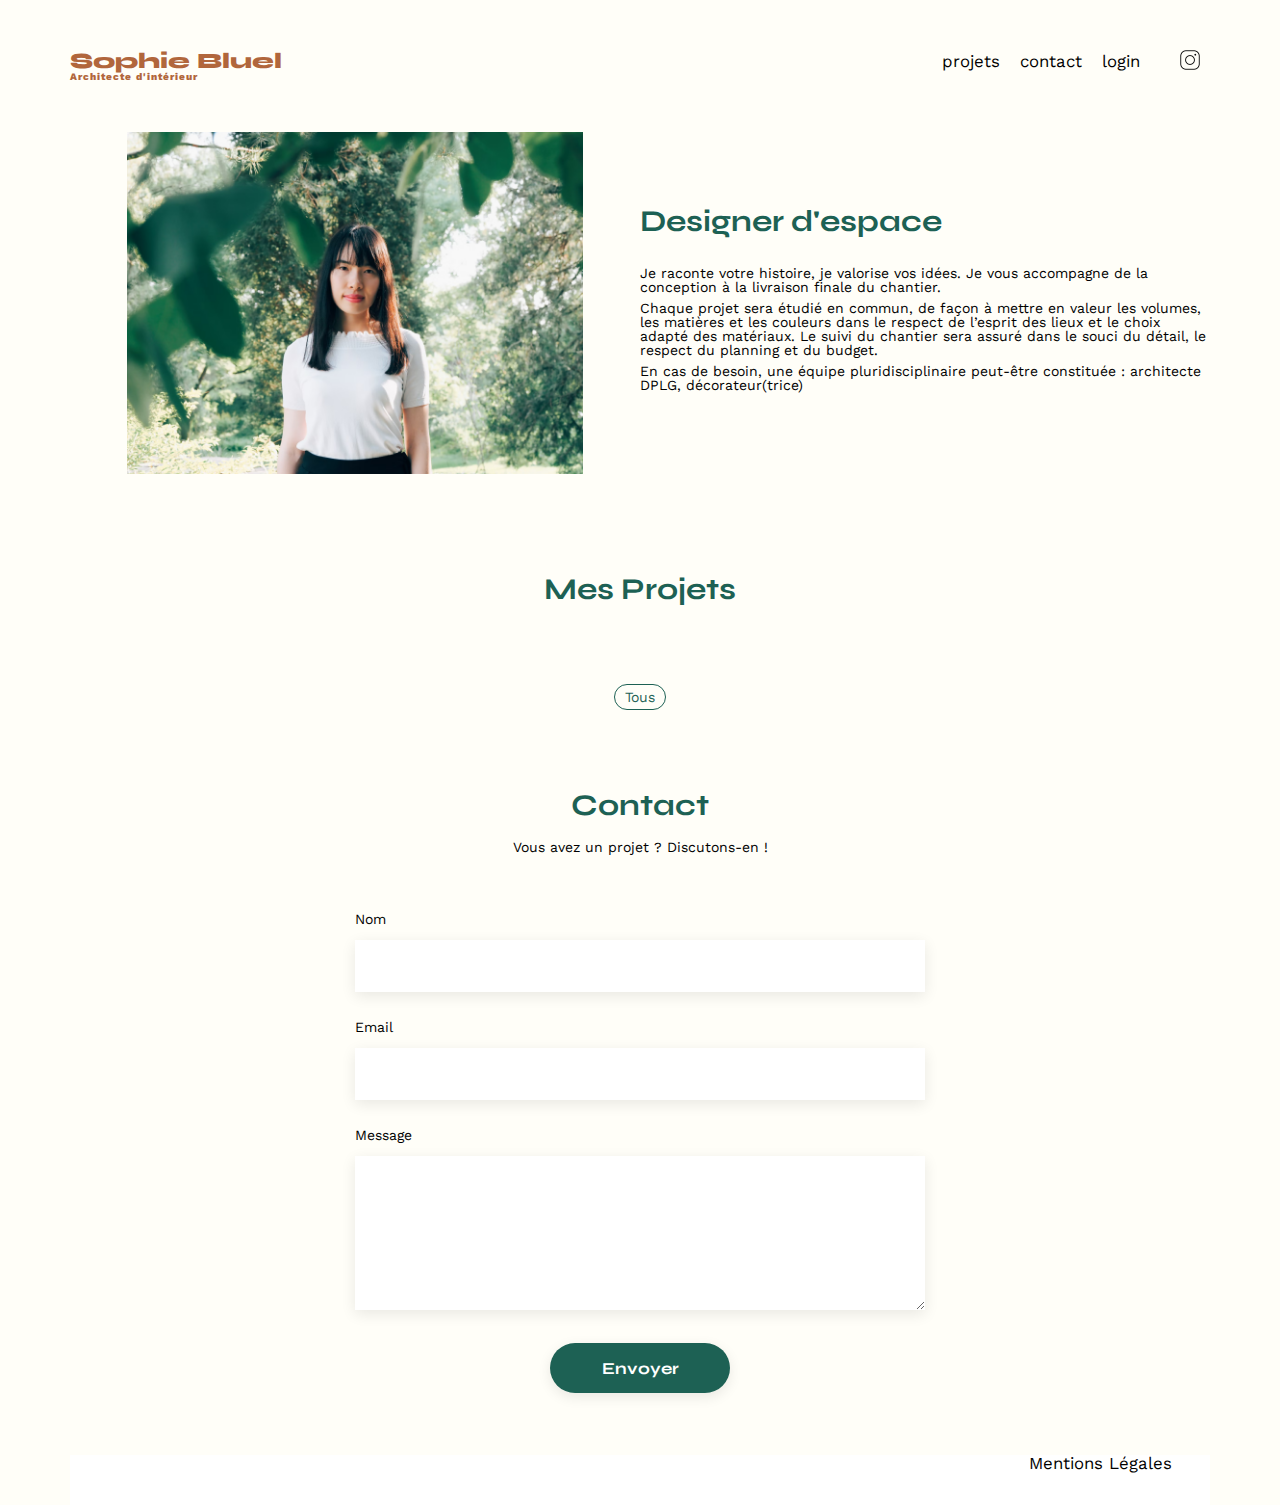
<file: index.html>
<!DOCTYPE html>
<html lang="fr">
  <head>
    <meta charset="UTF-8" />
    <title>Sophie Bluel - Architecte d'intérieur</title>
    <meta name="viewport" content="width=device-width, initial-scale=1.0" />
    <link rel="preconnect" href="https://fonts.googleapis.com" />
    <link rel="preconnect" href="https://fonts.gstatic.com" crossorigin />
    <link
      href="https://fonts.googleapis.com/css2?family=Syne:wght@700;800&family=Work+Sans&display=swap"
      rel="stylesheet"
    />
    <link rel="preconnect" href="https://fonts.googleapis.com" />
    <link rel="preconnect" href="https://fonts.gstatic.com" crossorigin />
    <link
      href="https://fonts.googleapis.com/css2?family=Work+Sans&display=swap"
      rel="stylesheet"
    />
    <link
      rel="stylesheet"
      href="https://cdnjs.cloudflare.com/ajax/libs/font-awesome/6.2.1/css/all.min.css"
    />
    <meta name="description" content="" />
    <link rel="stylesheet" href="./assets/style.css" />
    <script src="./assets/JS/main.js" defer></script>
  </head>
  <body>
    <!-----------Header------------->
    <header>
      <div class="mode-edition">
        <i class="fa-solid fa-pen-to-square"></i>
        <p>Mode édition</p>
      </div>
      <h1>Sophie Bluel <span>Architecte d'intérieur</span></h1>
      <nav>
        <ul>
          <li>projets</li>
          <li>contact</li>
          <li><a href="./login.html" class="log-out">login</a></li>
          <li><img src="./assets/icons/instagram.png" alt="Instagram" /></li>
        </ul>
      </nav>
    </header>
    <main>

      <!---------Modale--------->

      <div class="background-grey"></div>
      <section id="modale">
        <div class="trash">
          <div class="head">
            <a href="#" class="cross"><i class="fa-solid fa-xmark"></i></a>
            <h2>Galerie photo</h2>
          </div>
          <div class="photo"></div>
          <a href="#" class="btn btn-add">Ajouter une photo</a>
        </div>
        <div class="add">
          <div class="head">
            <div class="icons">
              <a href="#" class="arrow"
                ><i class="fa-solid fa-arrow-left"></i
              ></a>
              <a href="#" class="cross"><i class="fa-solid fa-xmark"></i></a>
            </div>
            <h2>Ajout photo</h2>
          </div>
          <div class="add-img">
            <i class="fa-regular fa-image icone-add"></i>
            <label class="label-add" for="image-input">+ Ajouter photo</label>
            <input type="file" id="image-input" accept="image/*"/>
            <img class="prev-img" alt="" />
            <p class="p-add">jpg, png : 4mo max</p>
          </div>
          <div class="add-form">
            <label for="text">Titre</label>
            <input type="text" id="title">
            <div class="categorie">
              <label for="select">Catégorie</label>
              <select name="select" id="select">
              </select>
            </div>
            
          </div>
          <a href="#" class=" btn btn-value">Valider</a>
        </div>
      </section>

      <!------------Introduction------------>

      <section id="introduction">
        <figure>
          <a href="index.html"><img src="./assets/images/sophie-bluel.png" alt="" /></a>
        </figure>
        <article>
          <h2>Designer d'espace</h2>
          <p>
            Je raconte votre histoire, je valorise vos idées. Je vous accompagne
            de la conception à la livraison finale du chantier.
          </p>
          <p>
            Chaque projet sera étudié en commun, de façon à mettre en valeur les
            volumes, les matières et les couleurs dans le respect de l’esprit
            des lieux et le choix adapté des matériaux. Le suivi du chantier
            sera assuré dans le souci du détail, le respect du planning et du
            budget.
          </p>
          <p>
            En cas de besoin, une équipe pluridisciplinaire peut-être constituée
            : architecte DPLG, décorateur(trice)
          </p>
        </article>
      </section>

      <!----------Portfolio-------------->

      <section id="portfolio">
        <div class="en-tete">
          <h2>Mes Projets</h2>
          <div class="btn-modifier"></div>
        </div>
        <div class="btn-filter"></div>
        <div class="gallery"></div>
      </section>
      <section id="contact">
        <h2>Contact</h2>
        <p>Vous avez un projet ? Discutons-en !</p>
        <form action="#" method="post">
          <label for="name">Nom</label>
          <input type="text" name="name" id="name" />
          <label for="email">Email</label>
          <input type="email" name="email" id="email" />
          <label for="message">Message</label>
          <textarea name="message" id="message" cols="30" rows="10"></textarea>
          <input type="submit" value="Envoyer" />
        </form>
      </section>
    </main>

    <!------------Footer------------>
    
    <footer>
      <nav>
        <ul>
          <li>Mentions Légales</li>
        </ul>
      </nav>
    </footer>
  </body>
</html>
</file>
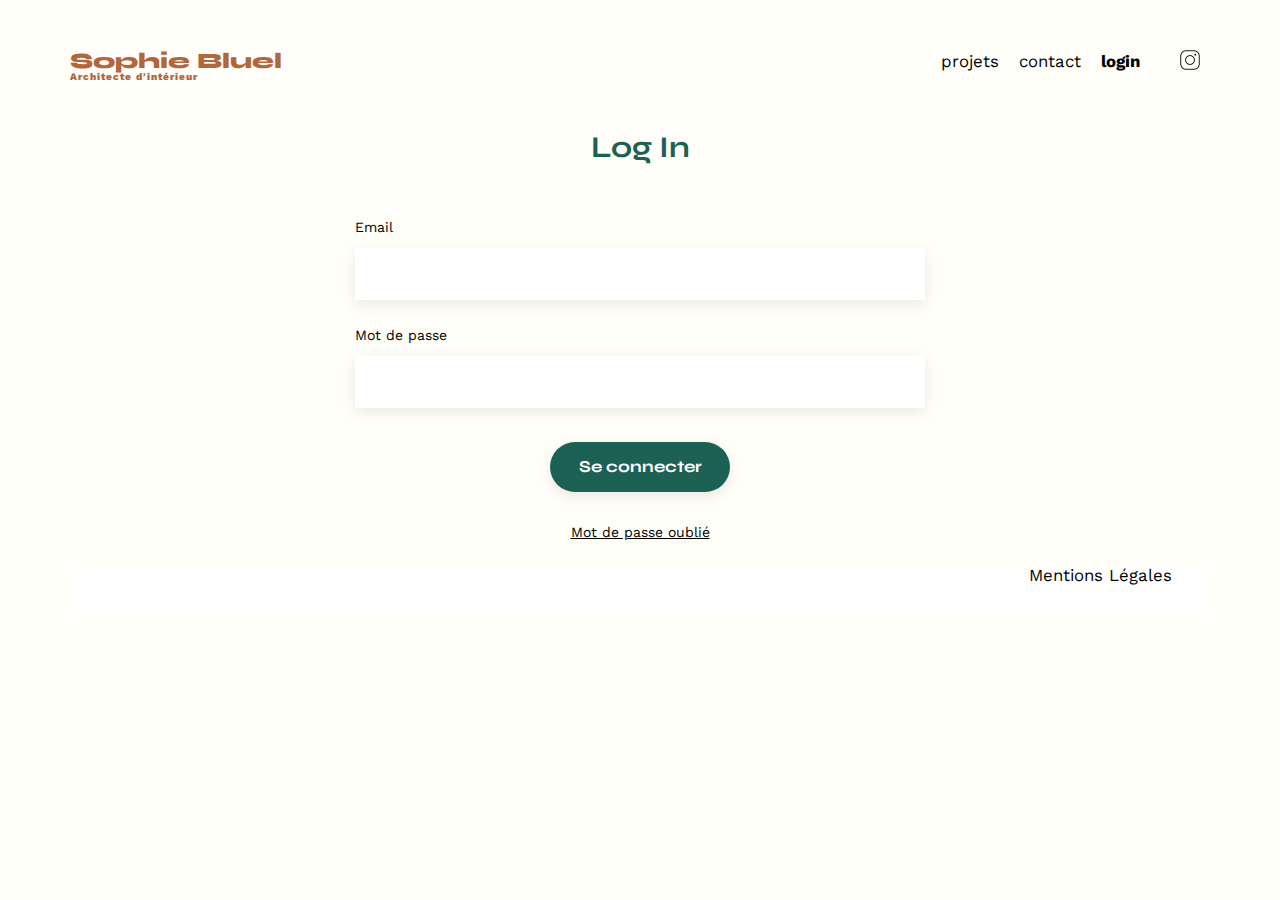
<file: login.html>
<!DOCTYPE html>
<html lang="fr">
  <head>
    <meta charset="UTF-8" />
    <title>Sophie Bluel - Architecte d'intérieur</title>
    <meta name="viewport" content="width=device-width, initial-scale=1.0" />
    <link rel="preconnect" href="https://fonts.googleapis.com" />
    <link rel="preconnect" href="https://fonts.gstatic.com" crossorigin />
    <link
      href="https://fonts.googleapis.com/css2?family=Syne:wght@700;800&family=Work+Sans&display=swap"
      rel="stylesheet"
    />
    <meta name="description" content="" />
    <link rel="stylesheet" href="./assets/style.css" />
    <script src="./assets/JS/login.js" defer></script>
  </head>
  <body>

    <!------------Header------------>

    <header>
      <h1>Sophie Bluel <span>Architecte d'intérieur</span></h1>
      <nav>
        <ul>
          <li><a href="./index.html">projets</a></li>
          <li>contact</li>
          <li class="gras">login</li>
          <li><img src="./assets/icons/instagram.png" alt="Instagram" /></li>
        </ul>
      </nav>
    </header>
    <main>

      <!------------Login------------>

      <section id="login">
        <h2>Log In</h2>
        <form>
          <label for="email">Email</label>
          <input type="email" name="email" id="email" />
          <label for="password">Mot de passe</label>
          <input type="password" name="password" id="password" />
          <p class="error"></p>
          <input type="submit" value="Se connecter" id="log-in" />
          <a href="#">Mot de passe oublié</a>
        </form>
      </section>
    </main>

    <!------------Footer------------>
    
    <footer>
        <nav>
            <ul>
                <li>Mentions Légales</li>
            </ul>
        </nav>
    </footer>
  </body>
</html>
</file>
<file: assets/style.css>
/* http://meyerweb.com/eric/tools/css/reset/
   v2.0 | 20110126
   License: none (public domain)
*/
* {
  font-family: Work sans, sans-serif;
}

html,
body,
div,
span,
applet,
object,
iframe,
h1,
h2,
h3,
h4,
h5,
h6,
p,
blockquote,
pre,
a,
abbr,
acronym,
address,
big,
cite,
code,
del,
dfn,
em,
img,
ins,
kbd,
q,
s,
samp,
small,
strike,
strong,
sub,
sup,
tt,
var,
b,
u,
i,
center,
dl,
dt,
dd,
ol,
ul,
li,
fieldset,
form,
label,
legend,
table,
caption,
tbody,
tfoot,
thead,
tr,
th,
td,
article,
aside,
canvas,
details,
embed,
figure,
figcaption,
footer,
header,
hgroup,
menu,
nav,
output,
ruby,
section,
summary,
time,
mark,
audio,
video {
  margin: 0;
  padding: 0;
  border: 0;
  font-size: 100%;
  font: inherit;
  vertical-align: baseline;
}

/* HTML5 display-role reset for older browsers */
article,
aside,
details,
figcaption,
figure,
footer,
header,
hgroup,
menu,
nav,
section {
  display: block;
}

body {
  line-height: 1;
  background-color: #fffef8;
}

ol,
ul {
  list-style: none;
}

blockquote,
q {
  quotes: none;
}

blockquote:before,
blockquote:after,
q:before,
q:after {
  content: "";
  content: none;
}

table {
  border-collapse: collapse;
  border-spacing: 0;
}

/** end reset css**/
body {
  max-width: 1140px;
  margin: auto;
  font-family: "Work Sans";
  font-size: 14px;
}

header {
  display: flex;
  justify-content: space-between;
  margin: 50px 0;
}

section {
  margin: 50px 0;
}

h1 {
  display: flex;
  flex-direction: column;
  font-family: "Syne";
  font-size: 22px;
  font-weight: 800;
  color: #b1663c;
}

h1 > span {
  font-family: "Work Sans";
  font-size: 10px;
  letter-spacing: 0.1em;
}

h2 {
  font-family: "Syne";
  font-weight: 700;
  font-size: 30px;
  color: #1d6154;
}

nav ul {
  display: flex;
  align-items: center;
  list-style-type: none;
}

nav li {
  padding: 0 10px;
  font-size: 1.2em;
}

nav li a {
  text-decoration: none;
  color: black;
}

nav img {
  height: 20px;
  margin-left: 20px;
}

li:hover,
li a:hover {
  color: #b1663c;
}

.mode-edition {
  position: absolute;
  top: 0;
  max-width: 1140px;
  width: 100%;
  height: 40px;
  display: flex;
  justify-content: center;
  align-items: center;
  margin-top: 20px;
  background-color: black;
  color: white;
  gap: 10px;
  display: none;
}

.mode-edition:hover {
  cursor: pointer;
}

/****** INTRODUCTION *****/

#introduction {
  display: flex;
  align-items: center;
}

#introduction figure {
  flex: 1;
}

#introduction img {
  display: block;
  margin: auto;
  width: 80%;
}

#introduction article {
  flex: 1;
}

#introduction h2 {
  margin-bottom: 1em;
}

#introduction p {
  margin-bottom: 0.5em;
}

/******* PORTFOLIO *******/

#portfolio h2 {
  text-align: center;
  margin-bottom: 1em;
}

.en-tete {
  position: relative;
  display: flex;
  justify-content: center;
  text-align: center;
  margin: 100px 0 50px 0;
  z-index: 0;
}

.btn-modifier {
  position: absolute;
  right: 350px;
  top: 10px;
  height: 30px;
  font-size: 16px;
  font-weight: 100;
  z-index: 0;
}

.btn-modifier:hover {
  cursor: pointer;
}

.btn-filter {
  display: flex;
  justify-content: center;
  gap: 10px;
  margin-bottom: 30px;
}

.btn-filter a {
  border: solid 1px #1d6154;
  border-radius: 25px;
  padding: 5px 10px;
  color: #1d6154;
}

.btn-filter a:hover {
  color: white;
  background-color: #1d6154;
}

.gallery {
  width: 100%;
  display: grid;
  grid-template-columns: 1fr 1fr 1fr;
  grid-column-gap: 20px;
  grid-row-gap: 20px;
}

.gallery img {
  width: 100%;
}

/******* CONTACT / LOGIN ******/

#login a {
  display: flex;
  justify-content: center;
  color: black;
}

.gras {
  font-weight: 700;
}

#contact,
#login {
  width: 50%;
  margin: auto;
}

#contact > *,
#login > * {
  text-align: center;
}

#contact h2,
#login h2 {
  margin-bottom: 20px;
}

#contact form,
#login form {
  text-align: left;
  margin-top: 30px;
  display: flex;
  flex-direction: column;
}

#contact input,
#login input {
  height: 50px;
  font-size: 1.2em;
  border: none;
  box-shadow: 0px 4px 14px rgba(0, 0, 0, 0.09);
}

#contact label,
#login label {
  margin: 2em 0 1em 0;
}

#contact textarea {
  border: none;
  box-shadow: 0px 4px 14px rgba(0, 0, 0, 0.09);
}

input[type="submit"] {
  font-family: "Syne";
  font-weight: 700;
  color: white;
  background-color: #1d6154;
  margin: 2em auto;
  width: 180px;
  text-align: center;
  border-radius: 60px;
}

/******* MODALE *******/

#modale {
  background: white;
  position: fixed;
  height: 600px;
  width: 33%;
  left: 32%;
  top: 50px;
  border: solid 1px;
  border-radius: 10px;
  padding: 30px 30px 50px 30px;
  display: none;
  z-index: 2;
}

.head .arrow {
  font-size: 24px;
}

.head a {
  font-size: 20px;
  text-decoration: none;
  color: black;
}

.head h2 {
  display: flex;
  justify-content: center;
  color: black;
  margin: 20px 0 0 0;
  font-weight: 400;
}

.background-grey {
  height: 100%;
  width: 100%;
  background-color: rgba(0, 0, 0, 0.5);
  position: fixed;
  top: 0;
  left: 0;
  z-index: 1;
  display: none;
}

/****** Modale - Trash *****/

.trash .head i {
  display: flex;
  justify-content: flex-end;
}

.photo {
  display: grid;
  grid-template-columns: 1fr 1fr 1fr 1fr;
  gap: 10px;
  margin: 50px 70px 40px 70px;
  padding-bottom: 50px;
  box-sizing: border-box;
  border-bottom: solid 1px grey;
}

.photo img {
  height: 100px;
  width: 100%;
  object-fit: cover;
}

.photo figure {
  position: relative;
}

.photo figure i {
  position: absolute;
  right: 0;
  font-size: 10px;
  padding: 5px;
  margin: 5px;
  background-color: black;
  color: white;
}

.trash .btn {
  display: flex;
  justify-content: center;
  text-decoration: none;
  color: white;
  border: solid 1px #1d6154;
  border-radius: 50px;
  background-color: #1d6154;
  padding: 10px 0px;
  width: 50%;
  margin: auto;
}

/******* Modale - Add *****/

.add {
  display: none;
}

.add .head .icons {
  display: flex;
  justify-content: space-between;
}

.btn-value {
  display: flex;
  justify-content: center;
  text-decoration: none;
  color: white;
  border: solid 1px grey;
  border-radius: 50px;
  background: grey;
  padding: 10px 0px;
  width: 50%;
  margin: auto;
}

.add-img {
  display: flex;
  flex-direction: column;
  align-items: center;
  background-color: #E8F1F6;
  margin: 30px 80px;
  padding: 10px;
  height: 170px;
}

.add-img i {
  font-size: 75px;
  margin: 10px;
  color: #B9C5CC;
}

.add-img button {
  border-radius: 25px;
  background-color: #B9C5CC;
  border: #B9C5CC;
  color: #306685;
  font-size: 14px;
  padding: 10px 30px;
  margin-bottom: 10px;
}

.add-img p {
  font-size: 10px;
}

.add-img label {
  border: solid 1px #CBD6DC;
  border-radius: 25px;
  padding: 10px 30px;
  background-color: #CBD6DC;
  color:#306685;
}

.add-img input {
  display: none;
}

.add-form {
  display: flex;
  flex-direction: column;
  margin: 30px 80px;
  padding-bottom: 20px;
  border-bottom: solid 1px grey;
}

.categorie {
  display: flex;
  flex-direction: column;
  position: relative;
}

.add-form input {
  height: 35px;
  font-size: 16px;
  border: none;
  box-shadow: 0 4px 14px 0px rgba(0, 0, 0, 0.09);
  margin: 10px 0 20px 0;
}

select {
  height: 35px;
  font-size: 16px;
  border: none;
  box-shadow: 0 4px 14px 0px rgba(0, 0, 0, 0.09);
  margin: 10px 0 20px 0;
}

.categorie i {
  position: absolute;
  font-size: 12px;
  right: 20px;
  top: 37px;
}

.prev-img {
  height: 190px;
  width: 150px;
  top: 135px;
  position: absolute;
  z-index: 10;
  display: none;
}

/****** FOOTER ******/

footer {
  background-color: white;
  height: 50px;
  width: 100%;
}

footer nav ul {
  display: flex;
  justify-content: flex-end;
  margin: 2em;
}
</file>
